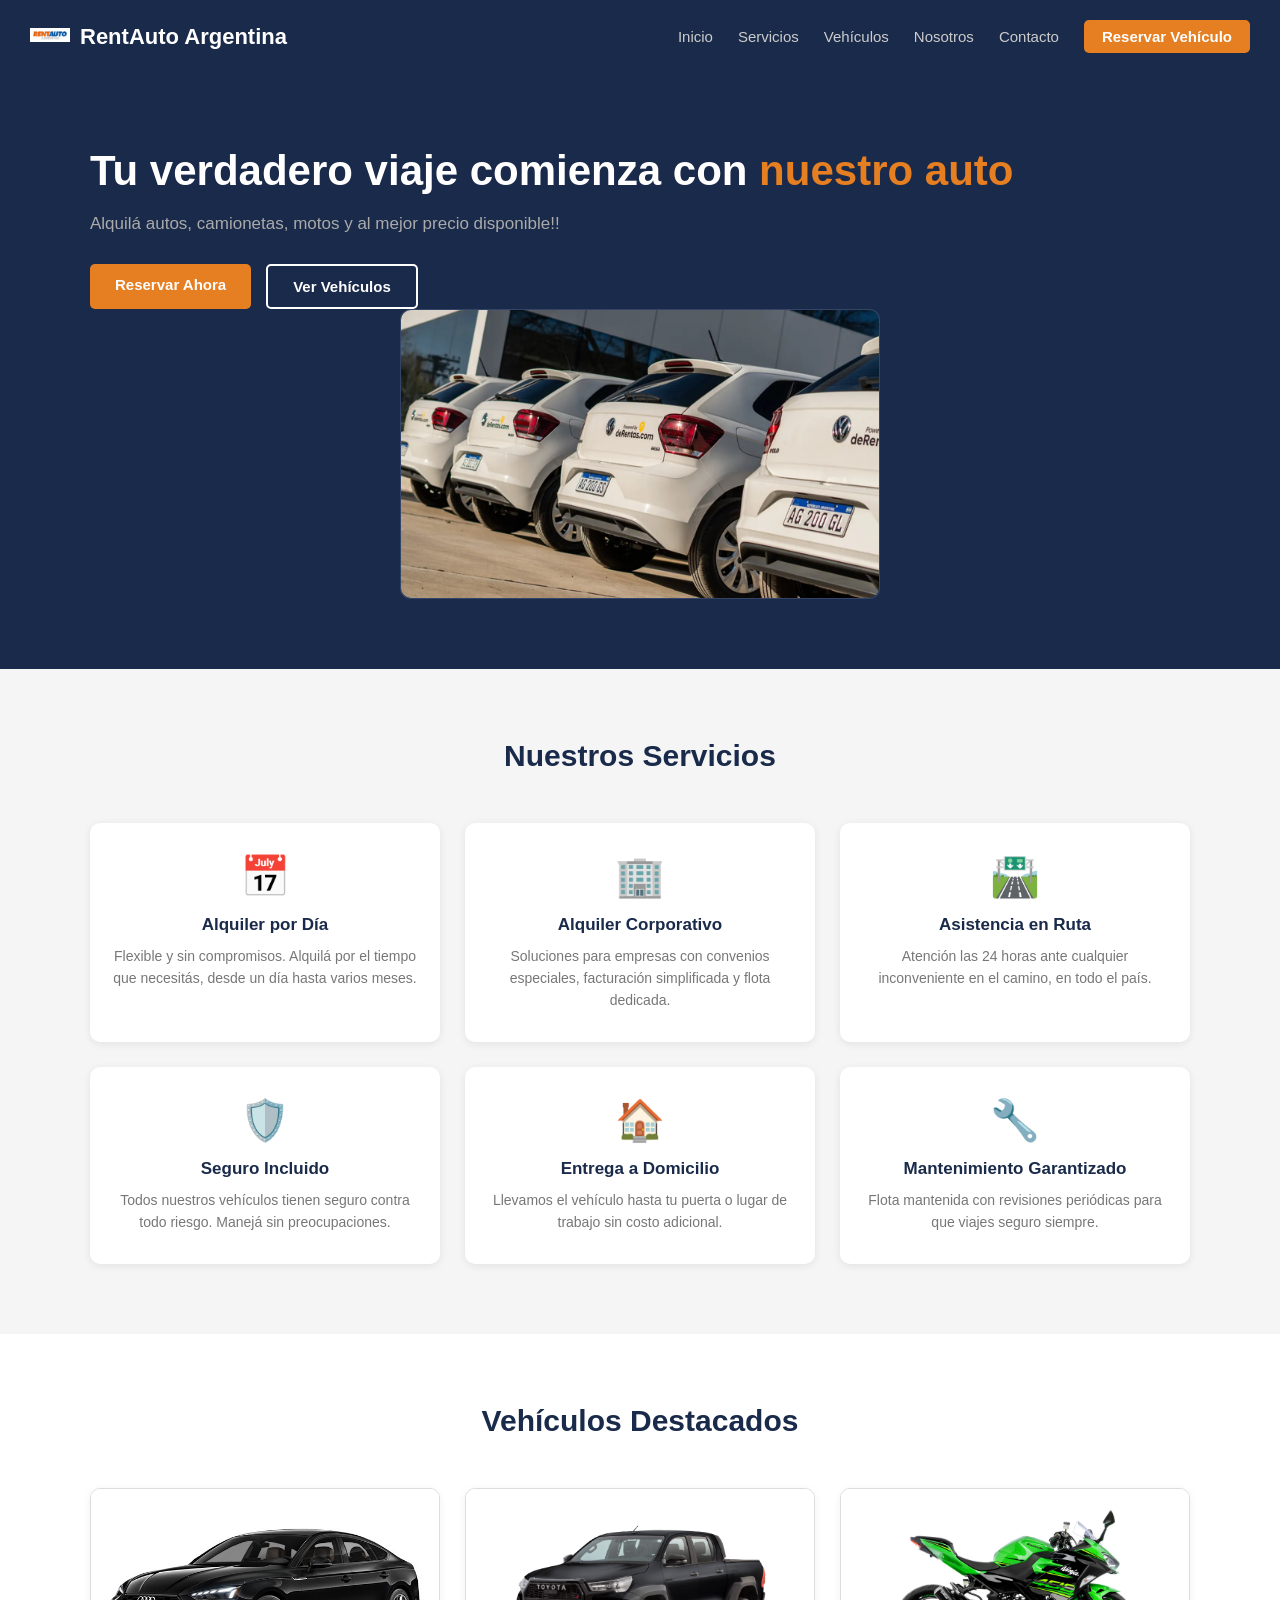
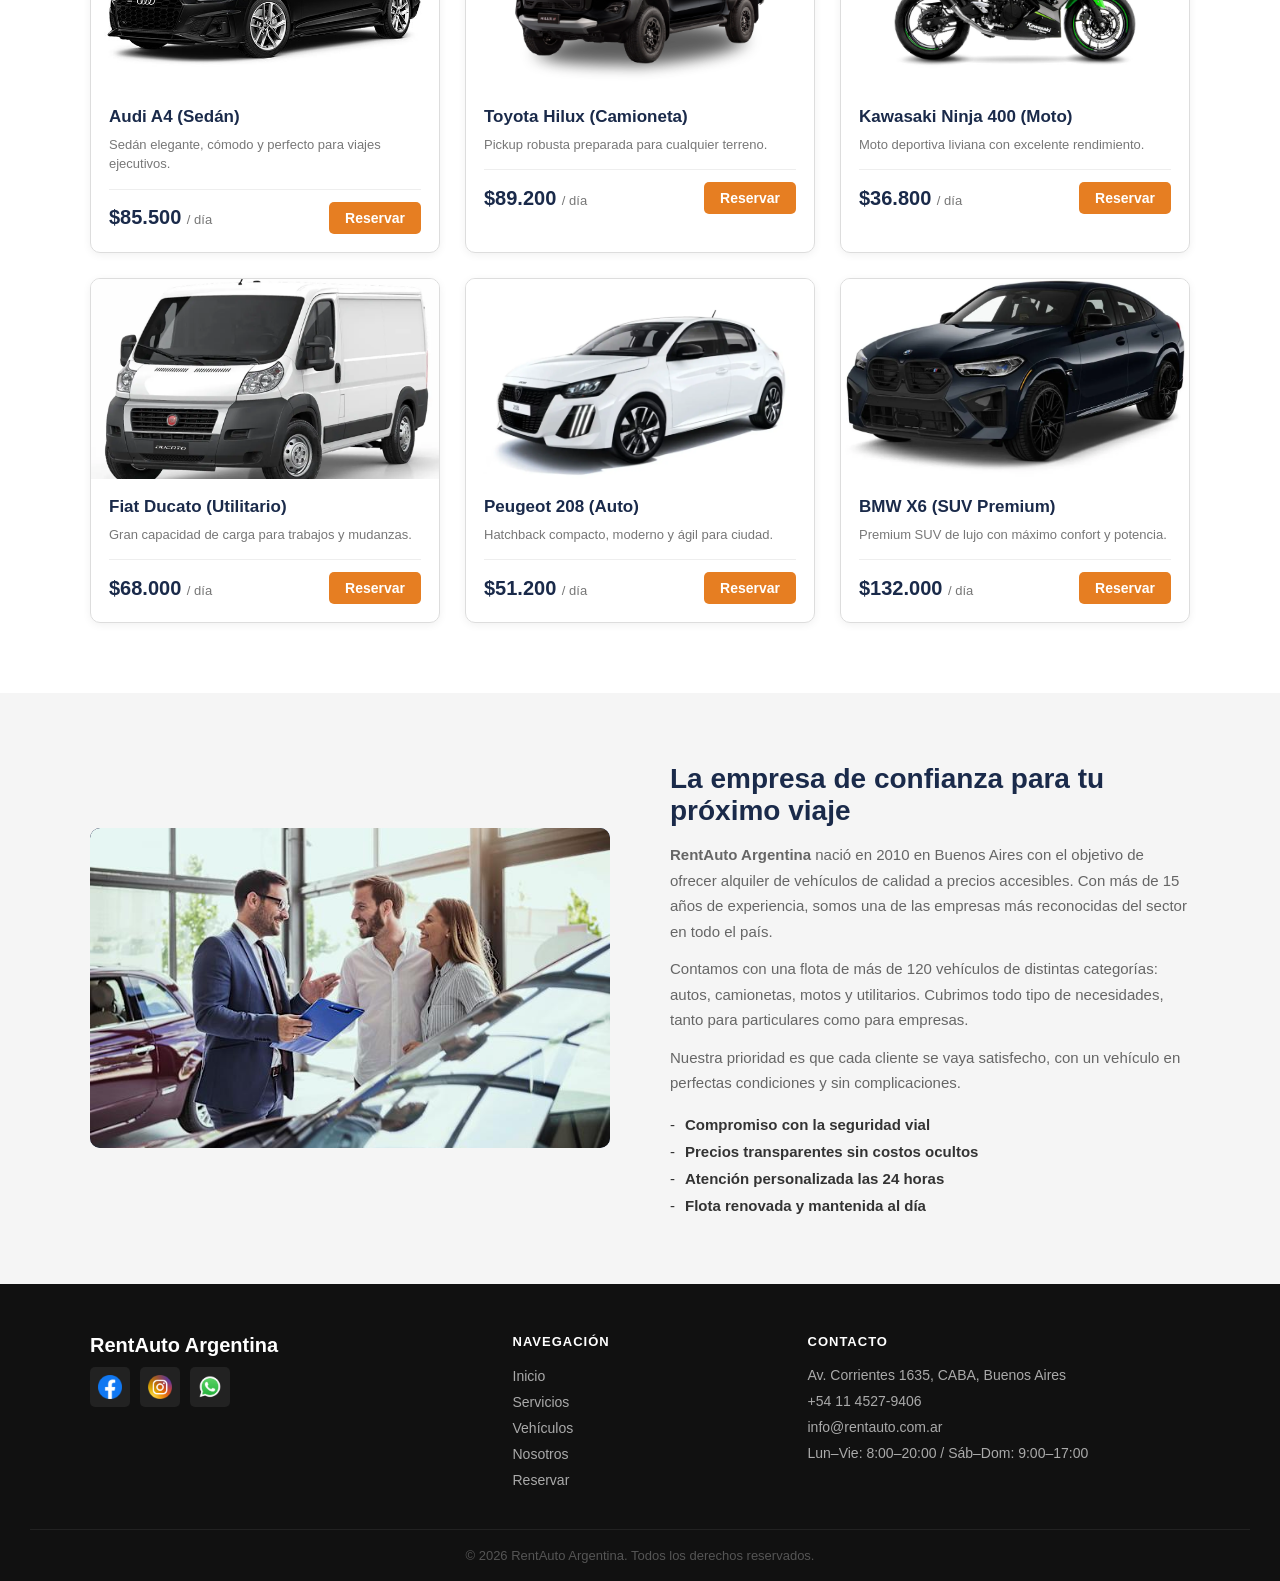
<file: index.html>
<!DOCTYPE html>
<html lang="es">
<head>
  <meta charset="UTF-8">
  <meta name="viewport" content="width=device-width, initial-scale=1.0">
  <link rel="stylesheet" href="css/styles.css">
  <title>RentAuto Argentina | Alquiler de Vehículos</title>
  <link rel="icon" href="img/logo.png" type="image/png">
</head>
<body>
  <header>
    <a href="index.html" class="logo">
      <span class="logo-icono">
        <img src="img/logo.png" alt="Logo RentAuto">
      </span>
      <div>
        <span class="logo-nombre">RentAuto Argentina</span>
      </div>
    </a>

    <nav>
      <ul>
        <li><a href="index.html">Inicio</a></li>
        <li><a href="#servicios">Servicios</a></li>
        <li><a href="#vehiculos">Vehículos</a></li>
        <li><a href="#nosotros">Nosotros</a></li>
        <li><a href="#contacto">Contacto</a></li>
        <li><a href="reserva.html" class="btn-nav-reservar">Reservar Vehículo</a></li>
      </ul>
    </nav>

  </header>
  <main>

    <section class="hero" id="inicio">
      <div class="hero-contenido">

        <div class="hero-texto">
          <h1>Tu verdadero viaje comienza con<span> nuestro auto</span></h1>
          <p>Alquilá autos, camionetas, motos y al mejor precio disponible!!</p>

          <div class="hero-botones">
            <a href="reserva.html" class="btn btn-naranja">Reservar Ahora</a>
            <a href="#vehiculos" class="btn btn-borde">Ver Vehículos</a>
          </div>

        <div class="hero-imagen">
          <div class="caja-imagen">
            <img src="img/caja-imagen.webp" alt="Imagen de un autos">
          </div>
        </div>

      </div>
    </section>

    <section class="servicios" id="servicios">

      <h2 class="titulo-seccion">Nuestros Servicios</h2>


      <div class="grilla-servicios">

        <article class="tarjeta-servicio">
          <span class="icono-servicio">📅</span>
          <h3>Alquiler por Día</h3>
          <p>Flexible y sin compromisos. Alquilá por el tiempo que necesitás, desde un día hasta varios meses.</p>
        </article>

        <article class="tarjeta-servicio">
          <span class="icono-servicio">🏢</span>
          <h3>Alquiler Corporativo</h3>
          <p>Soluciones para empresas con convenios especiales, facturación simplificada y flota dedicada.</p>
        </article>

        <article class="tarjeta-servicio">
          <span class="icono-servicio">🛣️</span>
          <h3>Asistencia en Ruta</h3>
          <p>Atención las 24 horas ante cualquier inconveniente en el camino, en todo el país.</p>
        </article>

        <article class="tarjeta-servicio">
          <span class="icono-servicio">🛡️</span>
          <h3>Seguro Incluido</h3>
          <p>Todos nuestros vehículos tienen seguro contra todo riesgo. Manejá sin preocupaciones.</p>
        </article>

        <article class="tarjeta-servicio">
          <span class="icono-servicio">🏠</span>
          <h3>Entrega a Domicilio</h3>
          <p>Llevamos el vehículo hasta tu puerta o lugar de trabajo sin costo adicional.</p>
        </article>

        <article class="tarjeta-servicio">
          <span class="icono-servicio">🔧</span>
          <h3>Mantenimiento Garantizado</h3>
          <p>Flota mantenida con revisiones periódicas para que viajes seguro siempre.</p>
        </article>

      </div>
    </section>

    <section class="vehiculos" id="vehiculos">

      <h2 class="titulo-seccion">Vehículos Destacados</h2>

      <div class="grilla-vehiculos">

        <article class="tarjeta-vehiculo">
          <div class="vehiculo-foto">
            <img src="img/AudiA4.jpg" alt="Audi A4">
          </div>
          <div class="vehiculo-info">
            <h3>Audi A4 (Sedán)</h3>
            <p>Sedán elegante, cómodo y perfecto para viajes ejecutivos.</p>
            <div class="vehiculo-pie">
              <span class="vehiculo-precio">$85.500 <span>/ día</span></span>
              <a href="reserva.html" class="btn btn-naranja" style="padding: 8px 16px; font-size: 14px;">Reservar</a>
            </div>
          </div>
        </article>

        <article class="tarjeta-vehiculo">
          <div class="vehiculo-foto">
            <img src="img/Toyota Hilux.png" alt="Toyota Hilux">
          </div>
          <div class="vehiculo-info">
            <h3>Toyota Hilux (Camioneta)</h3>
            <p>Pickup robusta preparada para cualquier terreno.</p>
            <div class="vehiculo-pie">
              <span class="vehiculo-precio">$89.200 <span>/ día</span></span>
              <a href="reserva.html" class="btn btn-naranja" style="padding: 8px 16px; font-size: 14px;">Reservar</a>
            </div>
          </div>
        </article>

        <article class="tarjeta-vehiculo">
          <div class="vehiculo-foto">
            <img src="img/Kawasaki Ninja 400.jpeg" alt="Kawasaki Ninja 400">
          </div>
          <div class="vehiculo-info">
            <h3>Kawasaki Ninja 400 (Moto)</h3>
            <p>Moto deportiva liviana con excelente rendimiento.</p>
            <div class="vehiculo-pie">
              <span class="vehiculo-precio">$36.800 <span>/ día</span></span>
              <a href="reserva.html" class="btn btn-naranja" style="padding: 8px 16px; font-size: 14px;">Reservar</a>
            </div>
          </div>
        </article>

        <article class="tarjeta-vehiculo">
          <div class="vehiculo-foto">
            <img src="img/Fiat Ducato.webp" alt="Fiat Ducato">
          </div>
          <div class="vehiculo-info">
            <h3>Fiat Ducato (Utilitario)</h3>
            <p>Gran capacidad de carga para trabajos y mudanzas.</p>
            <div class="vehiculo-pie">
              <span class="vehiculo-precio">$68.000 <span>/ día</span></span>
              <a href="reserva.html" class="btn btn-naranja" style="padding: 8px 16px; font-size: 14px;">Reservar</a>
            </div>
          </div>
        </article>

        <article class="tarjeta-vehiculo">
          <div class="vehiculo-foto">
            <img src="img/Peugeot 208.webp" alt="Peugeot 208">
          </div>
          <div class="vehiculo-info">
            <h3>Peugeot 208 (Auto)</h3>
            <p>Hatchback compacto, moderno y ágil para ciudad.</p>
            <div class="vehiculo-pie">
              <span class="vehiculo-precio">$51.200 <span>/ día</span></span>
              <a href="reserva.html" class="btn btn-naranja" style="padding: 8px 16px; font-size: 14px;">Reservar</a>
            </div>
          </div>
        </article>

        <article class="tarjeta-vehiculo">
          <div class="vehiculo-foto">
            <img src="img/BMW X6.webp" alt="BMW X6">
          </div>
          <div class="vehiculo-info">
            <h3>BMW X6 (SUV Premium)</h3>
            <p>Premium SUV de lujo con máximo confort y potencia.</p>
            <div class="vehiculo-pie">
              <span class="vehiculo-precio">$132.000 <span>/ día</span></span>
              <a href="reserva.html" class="btn btn-naranja" style="padding: 8px 16px; font-size: 14px;">Reservar</a>
            </div>
          </div>
        </article>

      </div>
    </section>

    <section class="nosotros" id="nosotros">

      <div class="nosotros-contenido">

        <div class="nosotros-imagen">
          <div class="nosotros-img-caja">
            <img src="img/Vendedor.jpg" alt="Persona atendiendo clientes">
          </div>
        </div>

        <div class="nosotros-texto">
          <h2>La empresa de confianza para tu próximo viaje</h2>
          <p>
            <strong>RentAuto Argentina</strong> nació en 2010 en Buenos Aires con el objetivo de ofrecer
            alquiler de vehículos de calidad a precios accesibles. Con más de 15 años de experiencia,
            somos una de las empresas más reconocidas del sector en todo el país.
          </p>
          <p>
            Contamos con una flota de más de 120 vehículos de distintas categorías: autos, camionetas,
            motos y utilitarios. Cubrimos todo tipo de necesidades, tanto para particulares como para empresas.
          </p>
          <p>
            Nuestra prioridad es que cada cliente se vaya satisfecho, con un vehículo en perfectas condiciones
            y sin complicaciones.
          </p>

          <ul class="lista-valores">
            <li class="valor-item">-<b>Compromiso con la seguridad vial</b></li>
            <li class="valor-item">-<b>Precios transparentes sin costos ocultos</b></li>
            <li class="valor-item">-<b>Atención personalizada las 24 horas</b></li>
            <li class="valor-item">-<b>Flota renovada y mantenida al día</b></li>
          </ul>
        </div>

      </div>
    </section>

  </main>

  <footer id="contacto">
    <div class="footer-contenido">

      <div class="footer-marca">
        <h3>RentAuto Argentina</h3>
        <div class="redes-sociales">
          <a href="#" class="red-social" aria-label="Facebook"><img src="img/Facebook_Logo.png" alt="Facebook logo"></a>
          <a href="#" class="red-social" aria-label="Instagram"><img src="img/Instagram-Logo.png" alt="Instagram logo"></a>
          <a href="#" class="red-social" aria-label="WhatsApp"><img src="img/WhatsApp_icono.webp" alt="WhatsApp logo"></a>
        </div>
      </div>

      <div class="footer-columna">
        <h4>Navegación</h4>
        <ul>
          <li><a href="index.html">Inicio</a></li>
          <li><a href="#servicios">Servicios</a></li>
          <li><a href="#vehiculos">Vehículos</a></li>
          <li><a href="#nosotros">Nosotros</a></li>
          <li><a href="reserva.html">Reservar</a></li>
        </ul>
      </div>

      <div class="footer-columna">
        <h4>Contacto</h4>
        <div class="footer-contacto">
          <p> Av. Corrientes 1635, CABA, Buenos Aires</p>
          <p> +54 11 4527-9406</p>
          <p> info@rentauto.com.ar</p>
          <p> Lun–Vie: 8:00–20:00 / Sáb–Dom: 9:00–17:00</p>
        </div>
      </div>

    </div>

    <div class="footer-fondo">
      <p>&copy; 2026 RentAuto Argentina. Todos los derechos reservados.</p>
    </div>
  </footer>

</body>
</html>
</file>
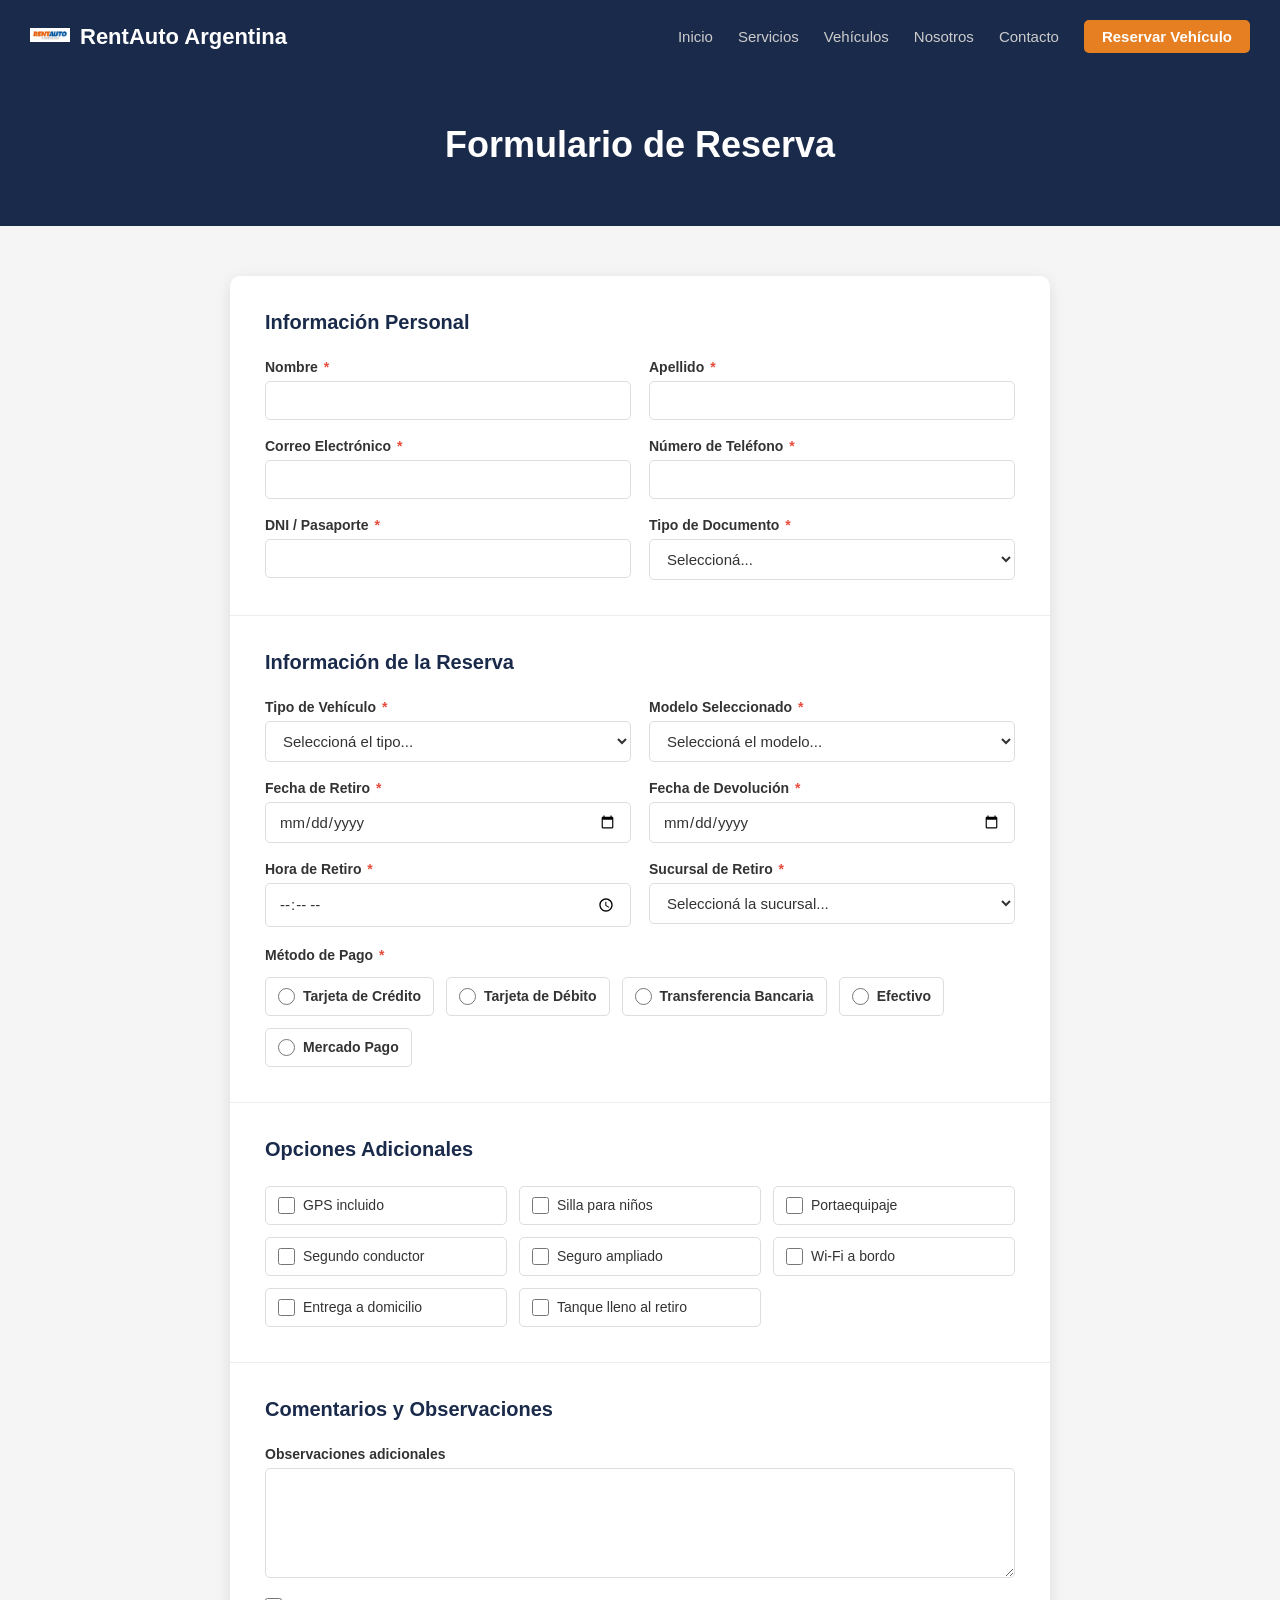
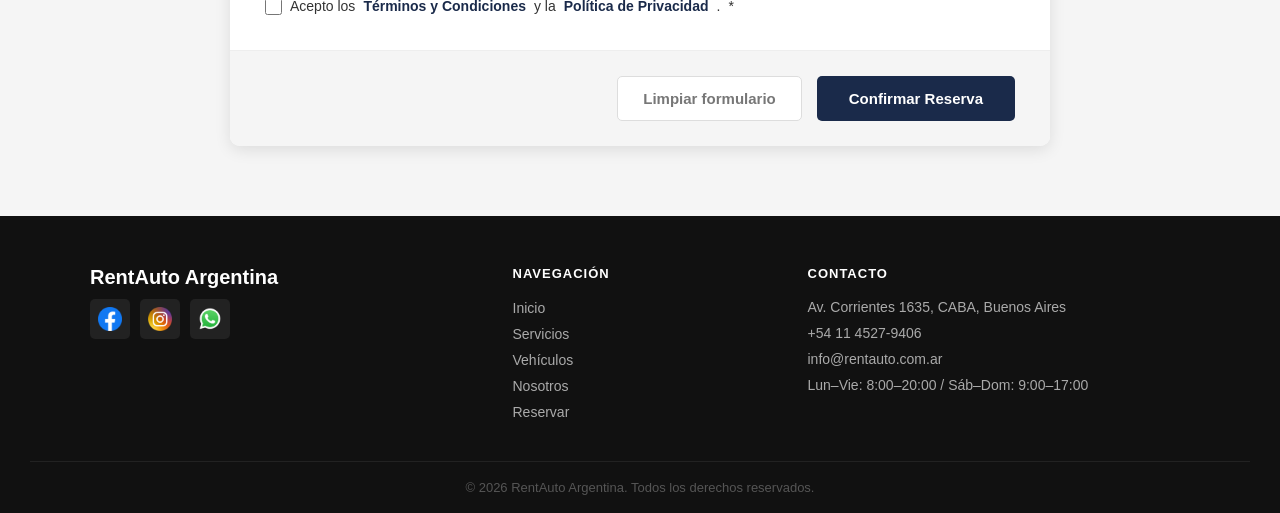
<file: reserva.html>
<!DOCTYPE html>
<html lang="es">
<head>
  <meta charset="UTF-8">
  <meta name="viewport" content="width=device-width, initial-scale=1.0">
  <link rel="stylesheet" href="css/styles.css">
  <title>RentAuto Argentina | Alquiler de Vehículos</title>
  <link rel="icon" href="img/logo.png" type="image/png">
</head>

<body>
  <header>
    <a href="index.html" class="logo">
      <span class="logo-icono">
        <img src="img/logo.png" alt="Logo RentAuto">
      </span>
      <div>
        <span class="logo-nombre">RentAuto Argentina</span>
      </div>
    </a>

    <nav>
      <ul>
        <li><a href="index.html">Inicio</a></li>
        <li><a href="index.html#servicios">Servicios</a></li>
        <li><a href="index.html#vehiculos">Vehículos</a></li>
        <li><a href="index.html#nosotros">Nosotros</a></li>
        <li><a href="index.html#contacto">Contacto</a></li>
        <li><a href="reserva.html" class="btn-nav-reservar">Reservar Vehículo</a></li>
      </ul>
    </nav>

  </header>

  <main>
    <section class="cabecera-pagina">
      <h1>Formulario de Reserva</h1>
    </section>

    <section class="seccion-formulario">

      <div class="formulario-contenedor">

        <form action="#" method="post">

          <input type="hidden" name="seguimiento" value="rastreo vehiculo">

          <div class="bloque-formulario">
            <div class="bloque-titulo">
              <div>
                <h2>Información Personal</h2>
              </div>
            </div>

            <div class="fila-formulario">

              <div class="campo">
                <label for="nombre">Nombre <span class="obligatorio">*</span></label>
                <input type="text" id="nombre" name="nombre" required>
              </div>

              <div class="campo">
                <label for="apellido">Apellido <span class="obligatorio">*</span></label>
                <input type="text" id="apellido" name="apellido" required>
              </div>

              <div class="campo">
                <label for="email">Correo Electrónico <span class="obligatorio">*</span></label>
                <input type="email" id="email" name="email" required>
              </div>

              <div class="campo">
                <label for="telefono">Número de Teléfono <span class="obligatorio">*</span></label>
                <input type="tel" id="telefono" name="telefono" required>
              </div>

              <div class="campo">
                <label for="documento">DNI / Pasaporte <span class="obligatorio">*</span></label>
                <input type="text" id="documento" name="documento" required>
              </div>

              <div class="campo">
                <label for="tipo-doc">Tipo de Documento <span class="obligatorio">*</span></label>
                <select id="tipo-doc" name="tipo_documento" required>
                  <option value="" disabled selected>Seleccioná...</option>
                  <option value="dni">DNI (Argentina)</option>
                  <option value="pasaporte">Pasaporte</option>
                  <option value="cedula">Cédula de identidad</option>
                  <option value="licencia-ext">Licencia extranjera</option>
                </select>
              </div>

            </div>
          </div>

          <div class="bloque-formulario">
            <div class="bloque-titulo">
              <div>
                <h2>Información de la Reserva</h2>
              </div>
            </div>

            <div class="fila-formulario">

              <div class="campo">
                <label for="tipo-vehiculo">Tipo de Vehículo <span class="obligatorio">*</span></label>
                <select id="tipo-vehiculo" name="tipo_vehiculo" required>
                  <option value="" disabled selected>Seleccioná el tipo...</option>
                  <option value="hatchback">Auto Compacto / Hatchback</option>
                  <option value="sedan">Auto Sedán</option>
                  <option value="suv">SUV / Camioneta</option>
                  <option value="pickup">Pick-Up</option>
                  <option value="moto">Moto</option>
                  <option value="utilitario">Utilitario / Van</option>
                  <option value="premium">Vehículo Premium</option>
                </select>
              </div>

              <div class="campo">
                <label for="modelo">Modelo Seleccionado <span class="obligatorio">*</span></label>
                <select id="modelo" name="modelo" required>
                  <option value="" disabled selected>Seleccioná el modelo...</option>
                  <optgroup label="Autos">
                    <option value="polo">Volkswagen Polo </option>
                    <option value="corolla">Toyota Corolla </option>
                    <option value="peugeot208">Peugeot 208 </option>
                    <option value="audia4">Audi A4</option>
                  </optgroup>
                  <optgroup label="SUV / Camionetas">
                    <option value="bmwx6">BMW X6 </option>
                    <option value="hilux">Toyota Hilux </option>
                    <option value="wrangler">Jeep Wrangler </option>
                  </optgroup>
                  <optgroup label="Motos">
                    <option value="cb500">Honda CB 500F </option>
                    <option value="ninja400">Kawasaki Ninja 400 </option>
                  </optgroup>
                  <optgroup label="Utilitarios">
                    <option value="sprinter">Mercedes-Benz Sprinter </option>
                    <option value="ducato">Fiat Ducato </option>
                  </optgroup>
                </select>
              </div>

              <div class="campo">
                <label for="fecha-retiro">Fecha de Retiro <span class="obligatorio">*</span></label>
                <input type="date" id="fecha-retiro" name="fecha_retiro" required>
              </div>

              <div class="campo">
                <label for="fecha-devolucion">Fecha de Devolución <span class="obligatorio">*</span></label>
                <input type="date" id="fecha-devolucion" name="fecha_devolucion" required>
              </div>

              <div class="campo">
                <label for="hora-retiro">Hora de Retiro <span class="obligatorio">*</span></label>
                <input type="time" id="hora-retiro" name="hora_retiro" required>
              </div>

              <div class="campo">
                <label for="sucursal">Sucursal de Retiro <span class="obligatorio">*</span></label>
                <select id="sucursal" name="sucursal" required>
                  <option value="" disabled selected>Seleccioná la sucursal...</option>
                  <option value="palermo">Buenos Aires — Palermo</option>
                  <option value="microcentro">Buenos Aires — Microcentro</option>
                  <option value="ezeiza">Aeropuerto Ezeiza</option>
                  <option value="aeroparque">Aeroparque Newbery</option>
                  <option value="cordoba">Córdoba Capital</option>
                  <option value="rosario">Rosario</option>
                  <option value="mendoza">Mendoza</option>
                  <option value="bariloche">San Carlos de Bariloche</option>
                </select>
              </div>

            </div>

            <div class="campo" style="margin-top: 20px;">
              <label>Método de Pago <span class="obligatorio">*</span></label>
              <div class="grupo-radio">
                <label class="opcion-radio">
                  <input type="radio" name="metodo_pago" value="credito" required>
                    Tarjeta de Crédito
                </label>
                <label class="opcion-radio">
                  <input type="radio" name="metodo_pago" value="debito">
                    Tarjeta de Débito
                </label>
                <label class="opcion-radio">
                  <input type="radio" name="metodo_pago" value="transferencia">
                    Transferencia Bancaria
                </label>
                <label class="opcion-radio">
                  <input type="radio" name="metodo_pago" value="efectivo">
                    Efectivo
                </label>
                <label class="opcion-radio">
                  <input type="radio" name="metodo_pago" value="mercadopago">
                    Mercado Pago
                </label>
              </div>
            </div>

          </div>

          <div class="bloque-formulario">
            <div class="bloque-titulo">
              <div>
                <h2>Opciones Adicionales</h2>
              </div>
            </div>

            <div class="grilla-opciones">
              <label class="opcion-check">
                <input type="checkbox" name="extras" value="gps">
                  GPS incluido
              </label>
              <label class="opcion-check">
                <input type="checkbox" name="extras" value="silla-ninos">
                  Silla para niños
              </label>
              <label class="opcion-check">
                <input type="checkbox" name="extras" value="portaequipaje">
                  Portaequipaje
              </label>
              <label class="opcion-check">
                <input type="checkbox" name="extras" value="segundo-conductor">
                  Segundo conductor
              </label>
              <label class="opcion-check">
                <input type="checkbox" name="extras" value="seguro-ampliado">
                  Seguro ampliado
              </label>
              <label class="opcion-check">
                <input type="checkbox" name="extras" value="wifi">
                  Wi-Fi a bordo
              </label>
              <label class="opcion-check">
                <input type="checkbox" name="extras" value="entrega-domicilio">
                  Entrega a domicilio
              </label>
              <label class="opcion-check">
                <input type="checkbox" name="extras" value="tanque-lleno">
                  Tanque lleno al retiro
              </label>
            </div>
          </div>

          <div class="bloque-formulario">
            <div class="bloque-titulo">
              <div>
                <h2>Comentarios y Observaciones</h2>
              </div>
            </div>

            <div class="campo campo-completo">
              <label for="comentarios">Observaciones adicionales</label>
              <textarea id="comentarios" name="comentarios"></textarea>
            </div>

            <div style="margin-top: 20px;">
              <label class="opcion-check" style="border: none; padding: 0;">
                <input type="checkbox" name="terminos" id="terminos" required>
                Acepto los <a href="#" style="color: #1a2a4a; font-weight: bold;">Términos y Condiciones</a>
                y la <a href="#" style="color: #1a2a4a; font-weight: bold;">Política de Privacidad</a>.
                <span class="obligatorio">*</span>
              </label>
            </div>

          </div>

          <div class="formulario-botones">
            <button type="reset" class="btn btn-limpiar">Limpiar formulario</button>
            <button type="submit" class="btn btn-enviar">Confirmar Reserva</button>
          </div>

        </form>
      </div>

    </section>

  </main>

  <footer id="contacto">
    <div class="footer-contenido">

      <div class="footer-marca">
        <h3>RentAuto Argentina</h3>
        <div class="redes-sociales">
          <a href="#" class="red-social" aria-label="Facebook"><img src="img/Facebook_Logo.png" alt="Facebook logo"></a>
          <a href="#" class="red-social" aria-label="Instagram"><img src="img/Instagram-Logo.png" alt="Instagram logo"></a>
          <a href="#" class="red-social" aria-label="WhatsApp"><img src="img/WhatsApp_icono.webp" alt="WhatsApp logo"></a>
        </div>
      </div>

      <div class="footer-columna">
        <h4>Navegación</h4>
        <ul>
          <li><a href="index.html">Inicio</a></li>
          <li><a href="#servicios">Servicios</a></li>
          <li><a href="#vehiculos">Vehículos</a></li>
          <li><a href="#nosotros">Nosotros</a></li>
          <li><a href="reserva.html">Reservar</a></li>
        </ul>
      </div>

      <div class="footer-columna">
        <h4>Contacto</h4>
        <div class="footer-contacto">
          <p> Av. Corrientes 1635, CABA, Buenos Aires</p>
          <p> +54 11 4527-9406</p>
          <p> info@rentauto.com.ar</p>
          <p> Lun–Vie: 8:00–20:00 / Sáb–Dom: 9:00–17:00</p>
        </div>
      </div>

    </div>

    <div class="footer-fondo">
      <p>&copy; 2026 RentAuto Argentina. Todos los derechos reservados.</p>
    </div>
  </footer>

</body>
</html>
</file>
<file: css/styles.css>
* {
  margin: 0;
  padding: 0;
  box-sizing: border-box;
}

body {
  font-family: Arial, sans-serif;
  color: #333333;
  background-color: #ffffff;
}
a {
  text-decoration: none;
  color: inherit;
}

ul {
  list-style: none;
}

img {
  max-width: 100%;
}

header {
  background-color: #1a2a4a;
  padding: 15px 30px;
  display: flex;
  align-items: center;
  justify-content: space-between;
  position: sticky;
  top: 0;
  z-index: 100;
}

.logo {
  display: flex;
  align-items: center;
  gap: 10px;
}

.logo-icono img {
  width: 40px;
  height: 40px;
  object-fit: contain;
}

.logo-nombre {
  font-size: 22px;
  font-weight: bold;
  color: #ffffff;
}

nav ul {
  display: flex;
  gap: 25px;
  align-items: center;
}

nav ul li a {
  color: #cccccc;
  font-size: 15px;
}

nav ul li a:hover {
  color: #ffffff;
}

.btn-nav-reservar {
  background-color: #e67e22;
  color: #ffffff !important;
  padding: 8px 18px;
  border-radius: 5px;
  font-weight: bold;
}

.btn-nav-reservar:hover {
  background-color: #cf6d17;
}

.btn {
  display: inline-block;
  padding: 12px 25px;
  border-radius: 5px;
  font-size: 15px;
  font-weight: bold;
  cursor: pointer;
  border: none;
}

.btn-naranja {
  background-color: #e67e22;
  color: #ffffff;
}

.btn-naranja:hover {
  background-color: #cf6d17;
}

.btn-borde {
  background-color: transparent;
  color: #ffffff;
  border: 2px solid #ffffff;
}

.btn-borde:hover {
  background-color: #ffffff;
  color: #1a2a4a;
}

.hero {
  background-color: #1a2a4a;
  padding: 70px 30px;
}

.hero-contenido {
  max-width: 1100px;
  margin: 0 auto;
  display: flex;
  gap: 50px;
  align-items: center;
  justify-content: space-between;
}

.hero-texto {
  flex: 1;
}

.hero-texto h1 {
  font-size: 42px;
  color: #ffffff;
  margin-bottom: 15px;
  line-height: 1.3;
}

.hero-texto h1 span {
  color: #e67e22;
}

.hero-texto p {
  font-size: 17px;
  color: #aaaaaa;
  margin-bottom: 30px;
}

.hero-botones {
  display: flex;
  gap: 15px;
}

.hero-imagen {
  flex: 1;
  display: flex;
  justify-content: center;
}

.caja-imagen img{
  width: 100%;
  height: 100%;
  border-radius:10px;
}

.caja-imagen {
  width: 100%;
  max-width: 480px;
  height: 290px;
  background-color: #253a5e;
  border: 1px solid #334466;
  border-radius: 10px;
  display: flex;
  flex-direction: column;
  align-items: center;
  justify-content: center;
  gap: 10px;
  color: #666666;
  font-size: 50px;
}

.servicios {
  padding: 70px 30px;
  background-color: #f5f5f5;
}

.titulo-seccion {
  text-align: center;
  font-size: 30px;
  color: #1a2a4a;
  margin-bottom: 50px;
}

.grilla-servicios {
  max-width: 1100px;
  margin: 0 auto;
  display: grid;
  grid-template-columns: repeat(3, 1fr);
  gap: 25px;
}

.tarjeta-servicio {
  background-color: #ffffff;
  padding: 30px 20px;
  border-radius: 10px;
  text-align: center;
  box-shadow: 0 2px 8px rgba(0, 0, 0, 0.08);
}

.tarjeta-servicio:hover {
  transform: translateY(-5px);
  box-shadow: 0 6px 16px rgba(0, 0, 0, 0.12);
}

.icono-servicio {
  font-size: 40px;
  margin-bottom: 15px;
  display: block;
}

.tarjeta-servicio h3 {
  font-size: 17px;
  color: #1a2a4a;
  margin-bottom: 10px;
}

.tarjeta-servicio p {
  font-size: 14px;
  color: #777777;
  line-height: 1.6;
}

.vehiculos {
  padding: 70px 30px;
  background-color: #ffffff;
}

.grilla-vehiculos {
  max-width: 1100px;
  margin: 0 auto;
  display: grid;
  grid-template-columns: repeat(3, 1fr);
  gap: 25px;
}

.tarjeta-vehiculo {
  border: 1px solid #dddddd;
  border-radius: 10px;
  overflow: hidden;
  box-shadow: 0 2px 8px rgba(0, 0, 0, 0.06);
}

.tarjeta-vehiculo:hover {
  transform: translateY(-4px);
  box-shadow: 0 8px 20px rgba(0, 0, 0, 0.12);
}

.vehiculo-foto img{
  width: 100%;
  height: 100%;
  object-fit: cover;
}
.vehiculo-foto {
  height: 200px;
  background-color: #ffffff;
  display: flex;
  align-items: center;
  justify-content: center;
  font-size: 55px;
  position: relative;
  overflow: hidden;
}

.vehiculo-info {
  padding: 18px;
}

.vehiculo-info h3 {
  font-size: 17px;
  color: #1a2a4a;
  margin-bottom: 8px;
}

.vehiculo-info p {
  font-size: 13px;
  color: #777777;
  margin-bottom: 15px;
  line-height: 1.5;
}

.vehiculo-pie {
  display: flex;
  align-items: center;
  justify-content: space-between;
  padding-top: 12px;
  border-top: 1px solid #eeeeee;
}

.vehiculo-precio {
  font-size: 20px;
  font-weight: bold;
  color: #1a2a4a;
}

.vehiculo-precio span {
  font-size: 13px;
  font-weight: normal;
  color: #777777;
}

.nosotros {
  padding: 70px 30px;
  background-color: #f5f5f5;
}

.nosotros-contenido {
  max-width: 1100px;
  margin: 0 auto;
  display: flex;
  gap: 60px;
  align-items: center;
}

.nosotros-imagen {
  flex: 1;
  position: relative;
  justify-content: center;
}
.nosotros-imagen img {
  width: 100%;
  height: 100%;
  border-radius:10px;
  object-fit: cover;
}
.nosotros-img-caja {
  width: 100%;
  height: 320px;
  background-color: #1a2a4a;
  border-radius: 10px;
  display: flex;
  align-items: center;
  justify-content: center;
  font-size: 70px;
  color: #334466;
  overflow: hidden;
}

.nosotros-texto {
  flex: 1;
}

.nosotros-texto h2 {
  font-size: 28px;
  color: #1a2a4a;
  margin-bottom: 15px;
}

.nosotros-texto p {
  color: #666666;
  margin-bottom: 12px;
  font-size: 15px;
  line-height: 1.7;
}

.lista-valores {
  margin-top: 20px;
  display: flex;
  flex-direction: column;
  gap: 10px ;
}

.valor-item {
  display: flex;
  align-items: center;
  gap: 10px;
  font-size: 15px;
  color: #333333;
}

footer {
  background-color: #111111;
  color: #aaaaaa;
  padding: 50px 30px 0;
}

.footer-contenido {
  max-width: 1100px;
  margin: 0 auto;
  display: grid;
  grid-template-columns:1.5fr 1fr 1.5fr;
  gap: 40px;
  padding-bottom: 40px;
}

.footer-marca h3 {
  font-size: 20px;
  color: #ffffff;
  margin-bottom: 10px;
}

.redes-sociales {
  display: flex;
  gap: 10px;
}

.red-social {
  width: 40px;
  height: 40px;
  background-color: #222222;
  border-radius: 5px;
  display: flex;
  align-items: center;
  justify-content: center;
  font-size: 16px;
}
.red-social img {
  width: 24px;
  height: 24px;
  object-fit: contain;
}
.red-social:hover {
  background-color: #e67e22;
}

.footer-columna h4 {
  font-size: 13px;
  color: #ffffff;
  text-transform: uppercase;
  letter-spacing: 1px;
  margin-bottom: 18px;
}

.footer-columna ul {
  display: flex;
  flex-direction: column;
  gap: 8px;
}

.footer-columna ul li a {
  font-size: 14px;
  color: #aaaaaa;
}

.footer-columna ul li a:hover {
  color: #e67e22;
}

.footer-contacto {
  display: flex;
  flex-direction: column;
  gap: 10px;
}

.footer-contacto p {
  font-size: 14px;
  display: flex;
  align-items: flex-start;
  gap: 8px;
}

.footer-fondo {
  border-top: 1px solid #222222;
  padding: 18px 0;
  text-align: center;
  font-size: 13px;
  color: #555555;
}

.cabecera-pagina {
  background-color: #1a2a4a;
  padding: 50px 30px;
  text-align: center;
}

.cabecera-pagina h1 {
  font-size: 36px;
  color: #ffffff;
  margin-bottom: 10px;
}
.cabecera-pagina p {
  font-size: 16px;
  color: #aaaaaa;
}

.seccion-formulario {
  padding: 50px 30px 70px;
  background-color: #f5f5f5;
}

.formulario-contenedor {
  max-width: 820px;
  margin: 0 auto;
  background-color: #ffffff;
  border-radius: 10px;
  box-shadow: 0 4px 16px rgba(0, 0, 0, 0.1);
  overflow: hidden;
}

.bloque-formulario {
  padding: 35px;
  border-bottom: 1px solid #eeeeee;
}

.bloque-titulo {
  display: flex;
  align-items: center;
  gap: 12px;
  margin-bottom: 25px;
}

.bloque-icono {
  font-size: 22px;
}

.bloque-titulo h2 {
  font-size: 20px;
  color: #1a2a4a;
}

.fila-formulario {
  display: grid;
  grid-template-columns: 1fr 1fr;
  gap: 18px;
}

.campo {
  display: flex;
  flex-direction: column;
  gap: 6px;
}

.campo-completo {
  grid-column: span 2;
}

.campo label {
  font-size: 14px;
  font-weight: bold;
  color: #333333;
}

.campo label .obligatorio {
  color: #e74c3c;
  margin-left: 2px;
}

.campo input,
.campo select,
.campo textarea {
  padding: 10px 13px;
  border: 1.5px solid #dddddd;
  border-radius: 5px;
  font-size: 15px;
  font-family: Arial, sans-serif;
  color: #333333;
  background-color: #ffffff;
  outline: none;
  width: 100%;
}

.campo input:focus,
.campo select:focus,
.campo textarea:focus {
  border-color: #1a2a4a;
}

.campo textarea {
  resize: vertical;
  min-height: 110px;
}

.grilla-opciones {
  display: grid;
  grid-template-columns: repeat(3, 1fr);
  gap: 12px;
}
.opcion-check,
.opcion-radio {
  display: flex;
  align-items: center;
  gap: 8px;
  font-size: 14px;
  color: #333333;
  cursor: pointer;
  border: 1.5px solid #dddddd;
  padding: 10px 12px;
  border-radius: 5px;
}

.opcion-check:hover,
.opcion-radio:hover {
  border-color: #1a2a4a;
  background-color: #f9f9f9;
}

.opcion-check input,
.opcion-radio input {
  width: 17px;
  height: 17px;
  accent-color: #1a2a4a;
  cursor: pointer;
}

.grupo-radio {
  display: flex;
  flex-wrap: wrap;
  gap: 12px;
  margin-top: 8px;
}

.formulario-botones {
  padding: 25px 35px;
  display: flex;
  gap: 15px;
  justify-content: flex-end;
  background-color: #f5f5f5;
}

.btn-enviar {
  background-color: #1a2a4a;
  color: #ffffff;
  padding: 13px 32px;
  font-size: 15px;
}

.btn-enviar:hover {
  background-color: #253a5e;
}

.btn-limpiar {
  background-color: #ffffff;
  color: #777777;
  border: 1.5px solid #dddddd;
  padding: 13px 25px;
  font-size: 15px;
}

.btn-limpiar:hover {
  border-color: #aaaaaa;
  color: #333333;
}

@media (max-width: 1024px) {
  .grilla-servicios {
    grid-template-columns: repeat(3, 1fr);
  }
  .grilla-vehiculos {
    grid-template-columns: repeat(3, 1fr);
  }
  .hero-texto h1 {
    font-size: 36px;
  }
}

@media (max-width: 768px) {
  header {
    flex-wrap: wrap;
    gap: 10px;
    padding: 12px 20px;
  }
  nav ul {
    flex-wrap: wrap;
    gap: 6px 15px;
    width: 100%;
  }
  .logo-nombre {
    font-size: 18px;
  }
  .hero-contenido {
    flex-direction: column;
  }
  .hero-imagen {
    width: 100%;
  }
  .caja-imagen {
    max-width: 100%;
  }
  .hero-texto h1 {
    font-size: 28px;
  }
  .grilla-servicios {
    grid-template-columns: repeat(2, 1fr);
  }
  .grilla-vehiculos {
    grid-template-columns: repeat(2, 1fr);
  }
  .nosotros-contenido {
    flex-direction: column;
    gap: 30px;
  }
  .footer-contenido {
    grid-template-columns: 1fr 1fr;
    gap: 25px;
  }
  .fila-formulario {
    grid-template-columns: 1fr;
  }
  .campo-completo {
    grid-column: span 1;
  }
  .grilla-opciones {
    grid-template-columns: repeat(2, 1fr);
  }
  .formulario-botones {
    flex-direction: column;
    padding: 20px;
  }
  .btn-enviar,
  .btn-limpiar {
    width: 100%;
    text-align: center;
  }
}
@media (max-width: 539px) {
  header {
    padding: 10px 15px;
  }
  nav ul {
    flex-direction: column;
    gap: 5px;
    align-items: flex-start;
  }
  .hero {
    padding: 40px 15px;
  }
  .hero-texto h1 {
    font-size: 24px;
  }
  .hero-botones {
    flex-direction: column;
  }
  .grilla-servicios {
    grid-template-columns: 1fr;
  }
  .grilla-vehiculos {
    grid-template-columns: 1fr;
  }
  .footer-contenido {
    grid-template-columns: 1fr;
  }
  .grilla-opciones {
    grid-template-columns: 1fr 1fr;
  }
  .bloque-formulario {
    padding: 20px 18px;
  }
  .formulario-botones {
    padding: 18px;
  }
  .grupo-radio {
    flex-direction: column;
  }
}

@media (max-width: 374px) {
  .logo-nombre {
    font-size: 14px;
  }
  .hero-texto h1 {
    font-size: 19px;
  }
  .titulo-seccion {
    font-size: 20px;
  }
  .grilla-opciones {
    grid-template-columns: 1fr;
  }
  .btn {
    padding: 10px 18px;
    font-size: 14px;
  }
}
</file>
